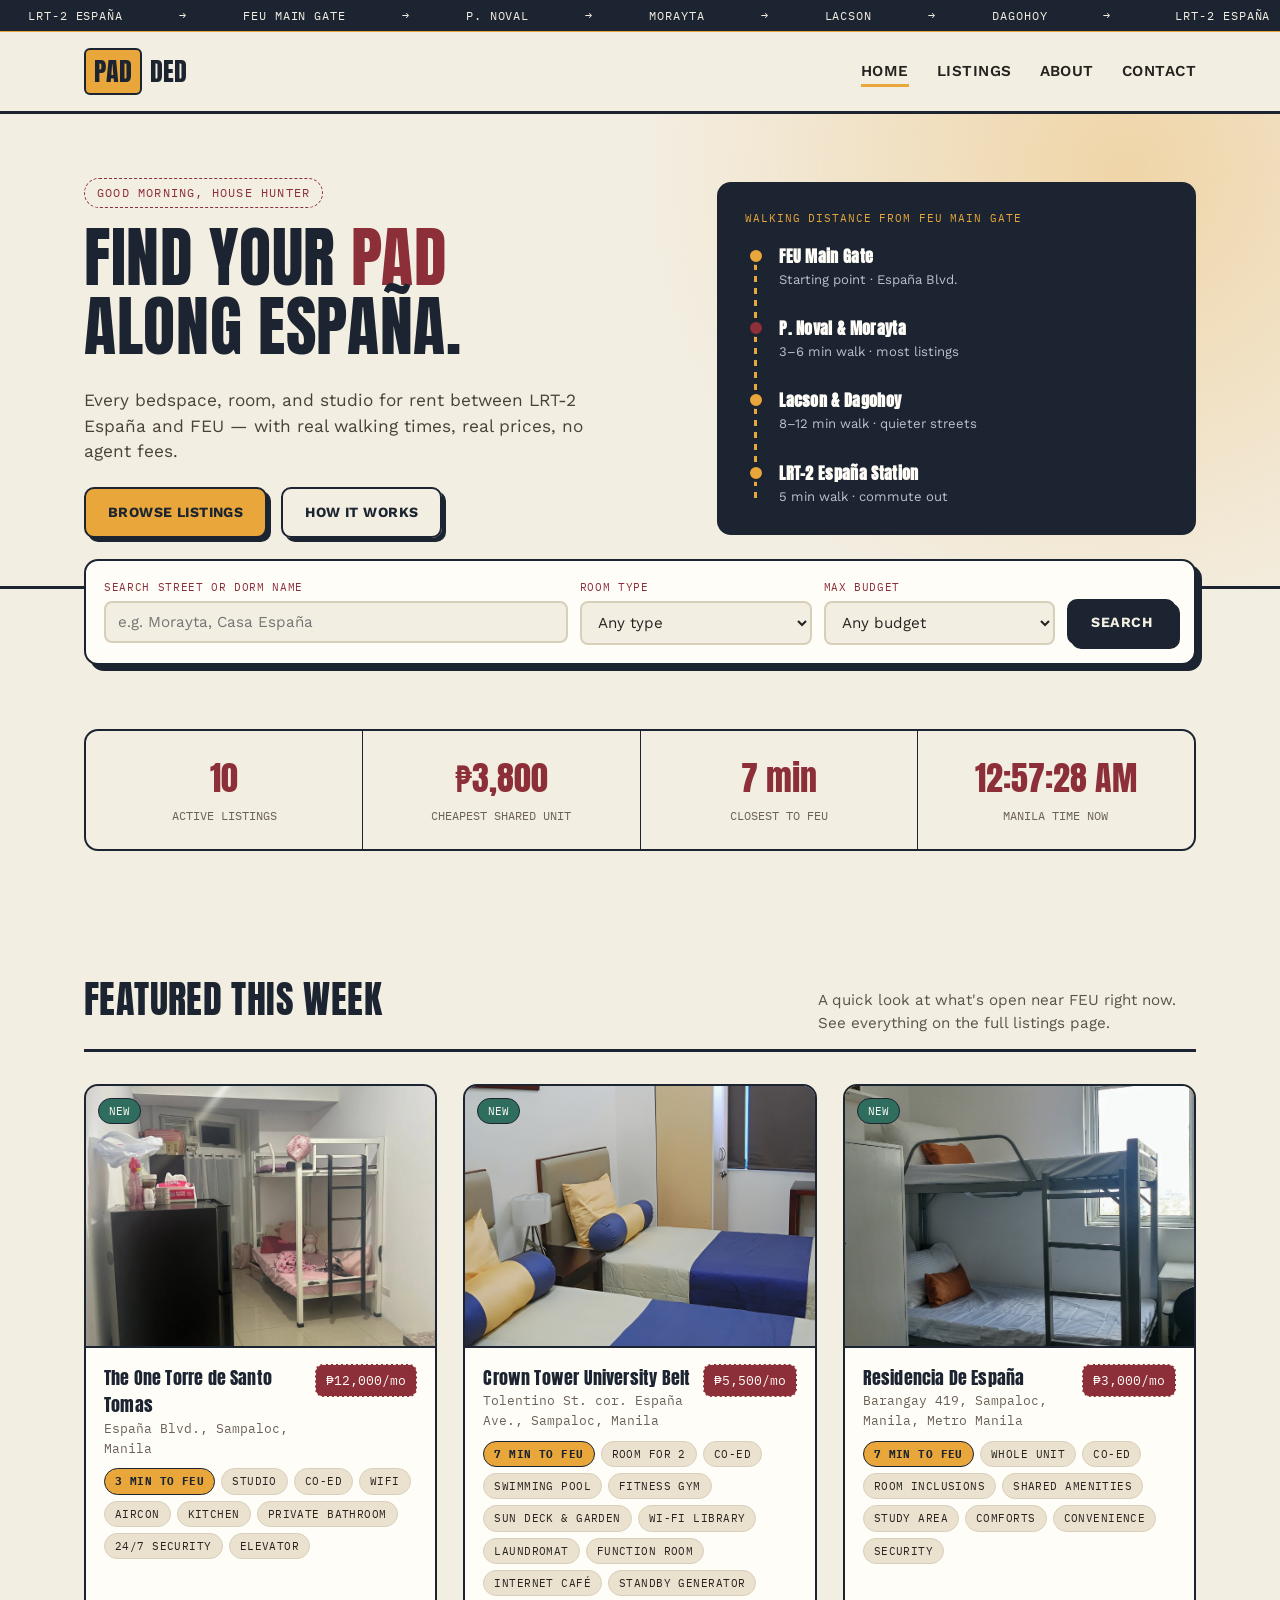
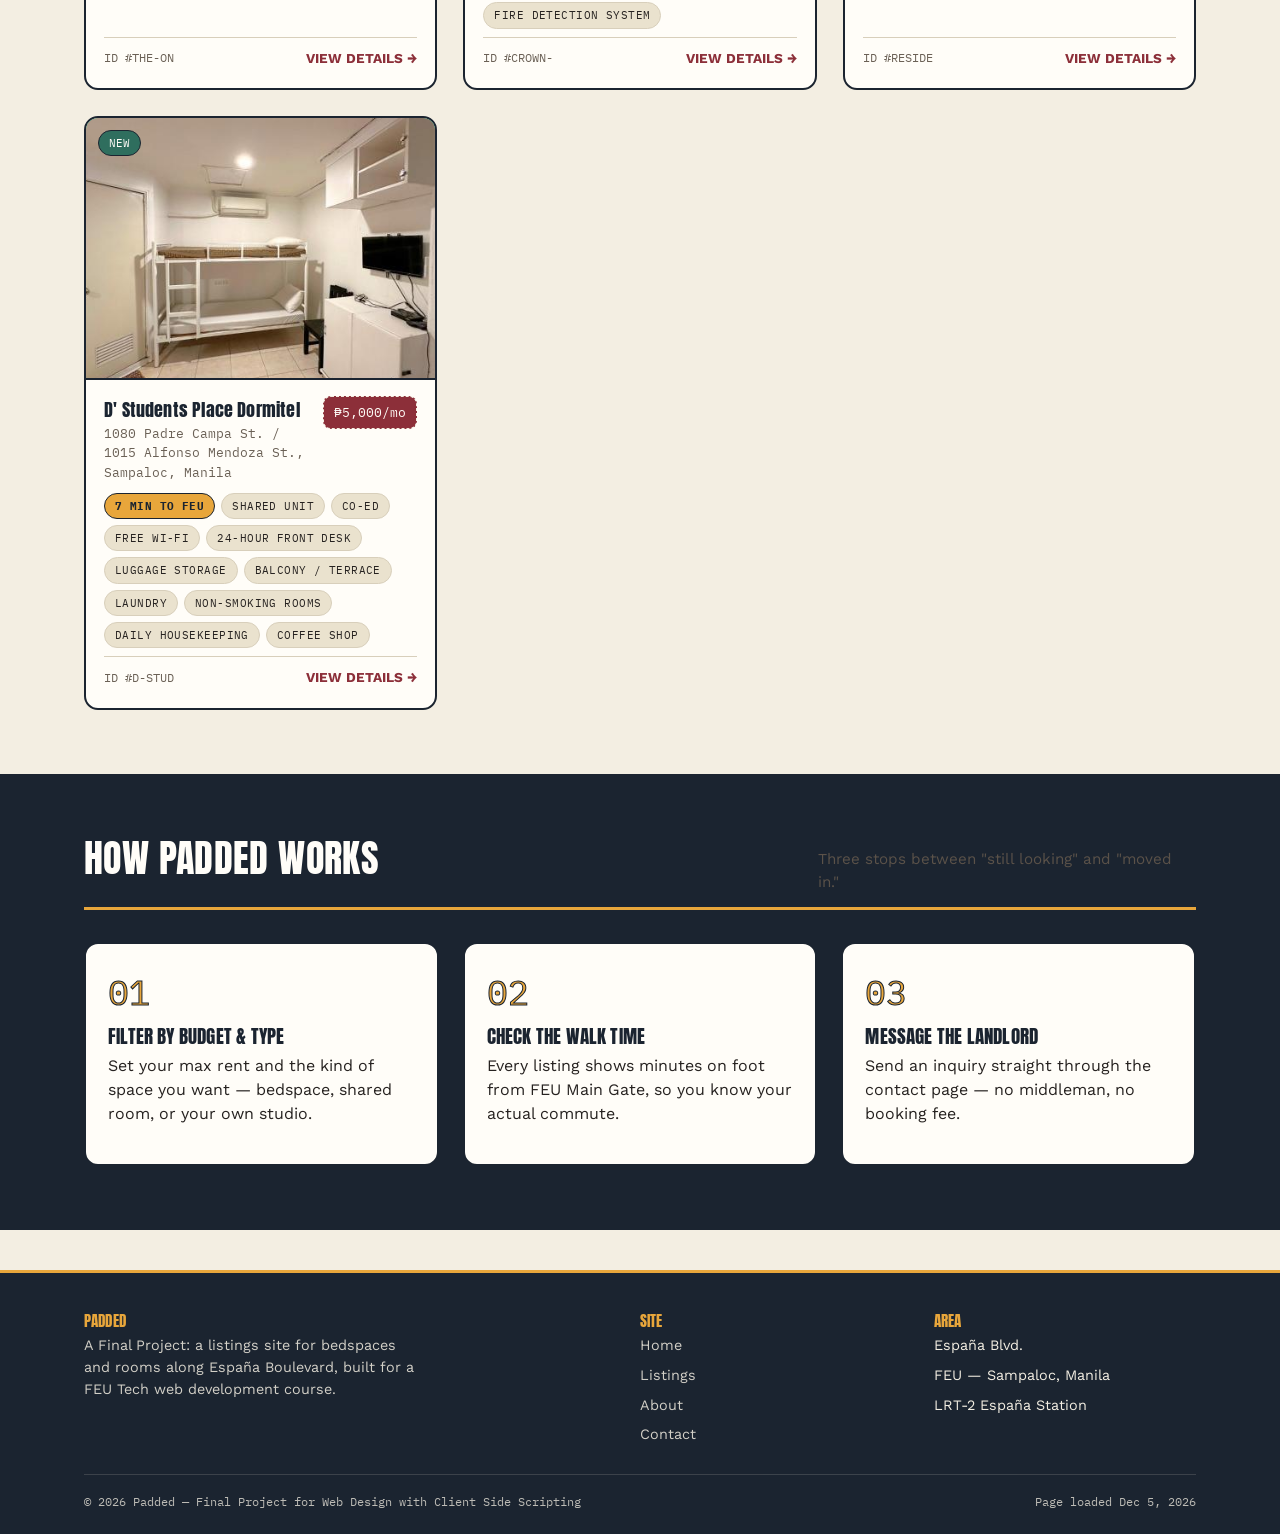
<file: index.html>
<!DOCTYPE html>
<html lang="en">
<head>
  <meta charset="UTF-8">
  <meta name="viewport" content="width=device-width, initial-scale=1.0">
  <title>Padded — Find Your Pad Along España Blvd</title>
  <meta name="description" content="Padded helps FEU and Manila-area students find bedspaces, rooms, and studio units for rent along España Boulevard — with real walking distances, prices, and amenities.">
  <meta name="keywords" content="dorm España, boarding house FEU, bedspace Manila, student housing España Blvd, dorm hunter">
  <link rel="preconnect" href="https://fonts.googleapis.com">
  <link href="https://fonts.googleapis.com/css2?family=Anton&family=IBM+Plex+Mono:wght@400;600&family=Work+Sans:wght@400;500;600;700&display=swap" rel="stylesheet">
  <link rel="stylesheet" href="css/style.css">
</head>
<body>

  <div class="route-strip" aria-hidden="true">
    <div class="route-strip__track">
      <span>LRT-2 ESPAÑA</span><span>→</span><span>FEU MAIN GATE</span><span>→</span><span>P. NOVAL</span><span>→</span><span>MORAYTA</span><span>→</span><span>LACSON</span><span>→</span><span>DAGOHOY</span><span>→</span>
      <span>LRT-2 ESPAÑA</span><span>→</span><span>FEU MAIN GATE</span><span>→</span><span>P. NOVAL</span><span>→</span><span>MORAYTA</span><span>→</span><span>LACSON</span><span>→</span><span>DAGOHOY</span><span>→</span>
    </div>
  </div>

  <header class="site-header">
    <nav class="nav">
      <a href="index.html" class="brand">
        <span class="brand__mark">PAD</span>DED
      </a>
      <button class="nav__toggle" id="navToggle" aria-expanded="false" aria-controls="navLinks" aria-label="Toggle navigation menu">
        <span></span><span></span><span></span>
      </button>
      <ul class="nav__links" id="navLinks">
        <li><a href="index.html" aria-current="page">Home</a></li>
        <li><a href="listings.html">Listings</a></li>
        <li><a href="about.html">About</a></li>
        <li><a href="contact.html">Contact</a></li>
      </ul>
    </nav>
  </header>

  <main>
    <section class="hero">
      <div class="container">
        <div class="hero__grid">
          <div>
            <span class="eyebrow" id="greeting">Good day, house hunter</span>
            <h1>Find your <em>pad</em><br>along España.</h1>
            <p class="lead">Every bedspace, room, and studio for rent between LRT-2 España and FEU — with real walking times, real prices, no agent fees.</p>
            <div class="hero__actions">
              <a href="listings.html" class="btn btn--primary">Browse listings</a>
              <a href="about.html" class="btn btn--outline">How it works</a>
            </div>
          </div>
          <div class="route-map">
            <span class="route-map__label">Walking distance from FEU Main Gate</span>
            <ul class="route-line">
              <li><strong>FEU Main Gate</strong><span>Starting point · España Blvd.</span></li>
              <li class="here"><strong>P. Noval &amp; Morayta</strong><span>3–6 min walk · most listings</span></li>
              <li><strong>Lacson &amp; Dagohoy</strong><span>8–12 min walk · quieter streets</span></li>
              <li><strong>LRT-2 España Station</strong><span>5 min walk · commute out</span></li>
            </ul>
          </div>
        </div>
      </div>
    </section>

    <div class="container">
      <form class="search-panel" id="homeSearch" action="listings.html" method="get">
        <div class="field">
          <label for="q">Search street or dorm name</label>
          <input type="text" id="q" name="q" placeholder="e.g. Morayta, Casa España">
        </div>
        <div class="field">
          <label for="type">Room type</label>
          <select id="type" name="type">
            <option value="">Any type</option>
            <option value="Shared Unit">Shared Unit</option>
              <option value="Bedspace">Bedspace</option>
            <option value="Room for 2">Room for 2</option>
            <option value="Studio">Studio</option>
            <option value="Whole Unit">Whole Unit</option>
          </select>
        </div>
        <div class="field">
          <label for="budget">Max budget</label>
          <select id="budget" name="budget">
            <option value="">Any budget</option>
            <option value="3000">₱3,000</option>
            <option value="5000">₱5,000</option>
            <option value="8000">₱8,000</option>
            <option value="15000">₱15,000</option>
          </select>
        </div>
        <button type="submit" class="btn btn--dark">Search</button>
      </form>
    </div>

    <section>
      <div class="container">
        <div class="stat-strip">
          <div class="stat-strip__item">
            <span class="stat-strip__num" id="statCount">10</span>
            <span class="stat-strip__label">Active listings</span>
          </div>
          <div class="stat-strip__item">
            <span class="stat-strip__num">₱3,800</span>
            <span class="stat-strip__label">Cheapest shared unit</span>
          </div>
          <div class="stat-strip__item">
            <span class="stat-strip__num">7 min</span>
            <span class="stat-strip__label">Closest to FEU</span>
          </div>
          <div class="stat-strip__item">
            <span class="stat-strip__num" id="statTime">--:--</span>
            <span class="stat-strip__label">Manila time now</span>
          </div>
        </div>
      </div>
    </section>

    <section id="featured">
      <div class="container">
        <div class="section-head">
          <h2>Featured this week</h2>
          <p>A quick look at what's open near FEU right now. See everything on the full listings page.</p>
        </div>
        <div class="listing-grid" id="featuredGrid"></div>
      </div>
    </section>

    <section class="section--dark">
      <div class="container">
        <div class="section-head">
          <h2>How Padded works</h2>
          <p>Three stops between "still looking" and "moved in."</p>
        </div>
        <div class="steps">
          <div class="step">
            <span class="step__num">01</span>
            <h3>Filter by budget &amp; type</h3>
            <p>Set your max rent and the kind of space you want — bedspace, shared room, or your own studio.</p>
          </div>
          <div class="step">
            <span class="step__num">02</span>
            <h3>Check the walk time</h3>
            <p>Every listing shows minutes on foot from FEU Main Gate, so you know your actual commute.</p>
          </div>
          <div class="step">
            <span class="step__num">03</span>
            <h3>Message the landlord</h3>
            <p>Send an inquiry straight through the contact page — no middleman, no booking fee.</p>
          </div>
        </div>
      </div>
    </section>
  </main>

  <footer class="site-footer">
    <div class="container">
      <div class="footer-grid">
        <div>
          <h4>Padded</h4>
          <p style="max-width:38ch;opacity:.85;font-size:.9rem;">A Final Project: a listings site for bedspaces and rooms along España Boulevard, built for a FEU Tech web development course.</p>
        </div>
        <div>
          <h4>Site</h4>
          <ul>
            <li><a href="index.html">Home</a></li>
            <li><a href="listings.html">Listings</a></li>
            <li><a href="about.html">About</a></li>
            <li><a href="contact.html">Contact</a></li>
          </ul>
        </div>
        <div>
          <h4>Area</h4>
          <ul>
            <li>España Blvd.</li>
            <li>FEU — Sampaloc, Manila</li>
            <li>LRT-2 España Station</li>
          </ul>
        </div>
      </div>
      <div class="footer-bottom">
        <span>© 2026 Padded — Final Project for Web Design with Client Side Scripting</span>
        <span id="footerTime"></span>
      </div>
    </div>
  </footer>

  <script src="js/listings-data.js"></script>
  <script src="js/main.js"></script>
</body>
</html>
</file>
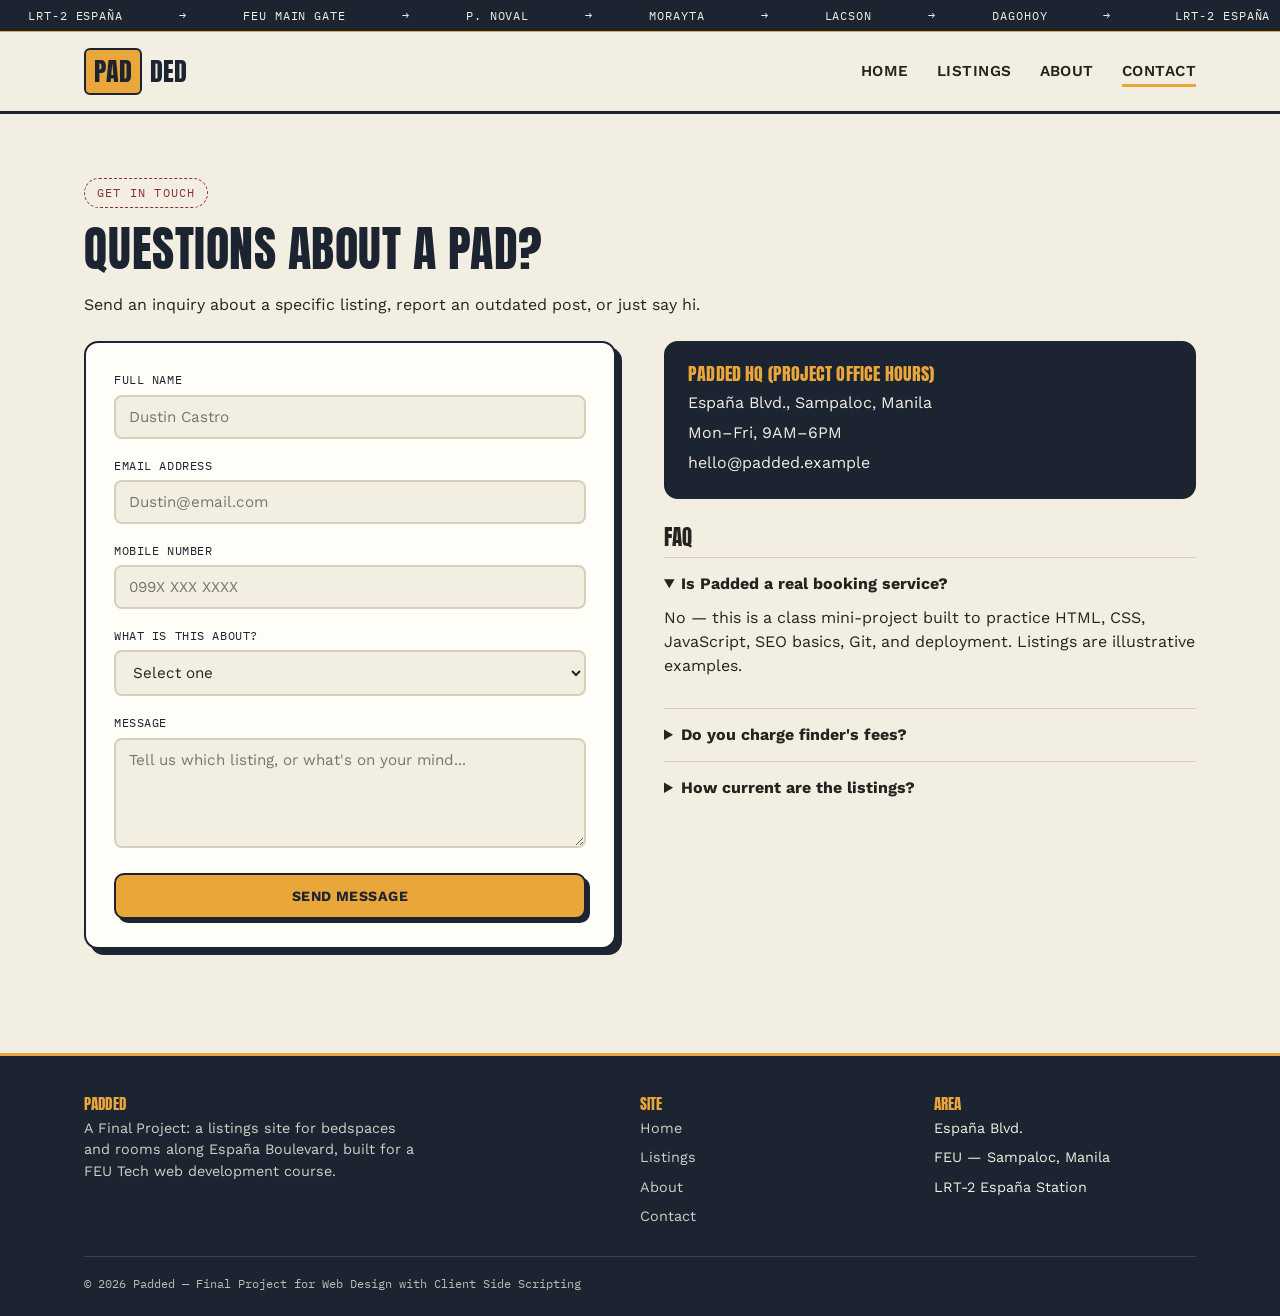
<file: contact.html>
<!DOCTYPE html>
<html lang="en">
<head>
  <meta charset="UTF-8">
  <meta name="viewport" content="width=device-width, initial-scale=1.0">
  <title>Contact — Padded | Ask About a Listing on España Blvd</title>
  <meta name="description" content="Get in touch with Padded about a listing along España Boulevard, or send feedback on the site. Includes inquiry form and frequently asked questions.">
  <link rel="preconnect" href="https://fonts.googleapis.com">
  <link href="https://fonts.googleapis.com/css2?family=Anton&family=IBM+Plex+Mono:wght@400;600&family=Work+Sans:wght@400;500;600;700&display=swap" rel="stylesheet">
  <link rel="stylesheet" href="css/style.css">
</head>
<body>

  <div class="route-strip" aria-hidden="true">
    <div class="route-strip__track">
      <span>LRT-2 ESPAÑA</span><span>→</span><span>FEU MAIN GATE</span><span>→</span><span>P. NOVAL</span><span>→</span><span>MORAYTA</span><span>→</span><span>LACSON</span><span>→</span><span>DAGOHOY</span><span>→</span>
      <span>LRT-2 ESPAÑA</span><span>→</span><span>FEU MAIN GATE</span><span>→</span><span>P. NOVAL</span><span>→</span><span>MORAYTA</span><span>→</span><span>LACSON</span><span>→</span><span>DAGOHOY</span><span>→</span>
    </div>
  </div>

  <header class="site-header">
    <nav class="nav">
      <a href="index.html" class="brand"><span class="brand__mark">PAD</span>DED</a>
      <button class="nav__toggle" id="navToggle" aria-expanded="false" aria-controls="navLinks" aria-label="Toggle navigation menu">
        <span></span><span></span><span></span>
      </button>
      <ul class="nav__links" id="navLinks">
        <li><a href="index.html">Home</a></li>
        <li><a href="listings.html">Listings</a></li>
        <li><a href="about.html">About</a></li>
        <li><a href="contact.html" aria-current="page">Contact</a></li>
      </ul>
    </nav>
  </header>

  <main>
    <section style="padding-bottom:24px;">
      <div class="container">
        <span class="eyebrow">Get in touch</span>
        <h1 style="font-size:clamp(2rem,4.5vw,3rem);color:var(--ink);">Questions about a pad?</h1>
        <p class="lead" style="margin-bottom:0;">Send an inquiry about a specific listing, report an outdated post, or just say hi.</p>
      </div>
    </section>

    <section style="padding-top:0;">
      <div class="container">
        <div class="contact-grid">
          <div class="form-card">
            <form id="contactForm" novalidate>
              <div class="form-row">
                <label for="fullName">Full name</label>
                <input type="text" id="fullName" name="fullName" placeholder="Dustin Castro" autocomplete="name">
                <span class="error" id="err-fullName">Please enter your full name (at least 2 characters).</span>
              </div>

              <div class="form-row">
                <label for="email">Email address</label>
                <input type="email" id="email" name="email" placeholder="Dustin@email.com" autocomplete="email">
                <span class="error" id="err-email">Please enter a valid email address.</span>
              </div>

              <div class="form-row">
                <label for="phone">Mobile number</label>
                <input type="tel" id="phone" name="phone" placeholder="099X XXX XXXX" autocomplete="tel">
                <span class="error" id="err-phone">Please enter a valid PH mobile number (11 digits, starts with 09).</span>
              </div>

              <div class="form-row">
                <label for="topic">What is this about?</label>
                <select id="topic" name="topic">
                  <option value="">Select one</option>
                  <option value="listing">A specific listing</option>
                  <option value="report">Reporting outdated info</option>
                  <option value="landlord">I want to list my property</option>
                  <option value="other">Something else</option>
                </select>
                <span class="error" id="err-topic">Please choose a topic.</span>
              </div>

              <div class="form-row">
                <label for="message">Message</label>
                <textarea id="message" name="message" placeholder="Tell us which listing, or what's on your mind..."></textarea>
                <span class="error" id="err-message">Message should be at least 10 characters.</span>
              </div>

              <button type="submit" class="btn btn--primary" style="width:100%;justify-content:center;">Send message</button>
              <div id="formStatus" role="status" aria-live="polite"></div>
            </form>
          </div>

          <div>
            <div class="info-card">
              <h3>Padded HQ (project office hours)</h3>
              <p style="margin-bottom:6px;">España Blvd., Sampaloc, Manila</p>
              <p style="margin-bottom:6px;">Mon–Fri, 9AM–6PM</p>
              <p style="margin-bottom:0;">hello@padded.example</p>
            </div>

            <h2 style="font-size:1.3rem;margin-top:28px;">FAQ</h2>
            <details class="faq" open>
              <summary>Is Padded a real booking service?</summary>
              <p style="margin-top:10px;">No — this is a class mini-project built to practice HTML, CSS, JavaScript, SEO basics, Git, and deployment. Listings are illustrative examples.</p>
            </details>
            <details class="faq">
              <summary>Do you charge finder's fees?</summary>
              <p style="margin-top:10px;">In concept, no. Padded is meant to connect renters and landlords directly without a commission.</p>
            </details>
            <details class="faq">
              <summary>How current are the listings?</summary>
              <p style="margin-top:10px;">In a real version, listings would refresh weekly. For this project, the dataset is fixed sample data.</p>
            </details>
          </div>
        </div>
      </div>
    </section>
  </main>

  <footer class="site-footer">
    <div class="container">
      <div class="footer-grid">
        <div>
          <h4>Padded</h4>
          <p style="max-width:38ch;opacity:.85;font-size:.9rem;">A Final Project: a listings site for bedspaces and rooms along España Boulevard, built for a FEU Tech web development course.</p>
        </div>
        <div>
          <h4>Site</h4>
          <ul>
            <li><a href="index.html">Home</a></li>
            <li><a href="listings.html">Listings</a></li>
            <li><a href="about.html">About</a></li>
            <li><a href="contact.html">Contact</a></li>
          </ul>
        </div>
        <div>
          <h4>Area</h4>
          <ul>
            <li>España Blvd.</li>
            <li>FEU — Sampaloc, Manila</li>
            <li>LRT-2 España Station</li>
          </ul>
        </div>
      </div>
      <div class="footer-bottom">
        <span>© 2026 Padded — Final Project for Web Design with Client Side Scripting</span>
      </div>
    </div>
  </footer>

  <script src="js/main.js"></script>
  <script src="js/contact.js"></script>
</body>
</html>
</file>
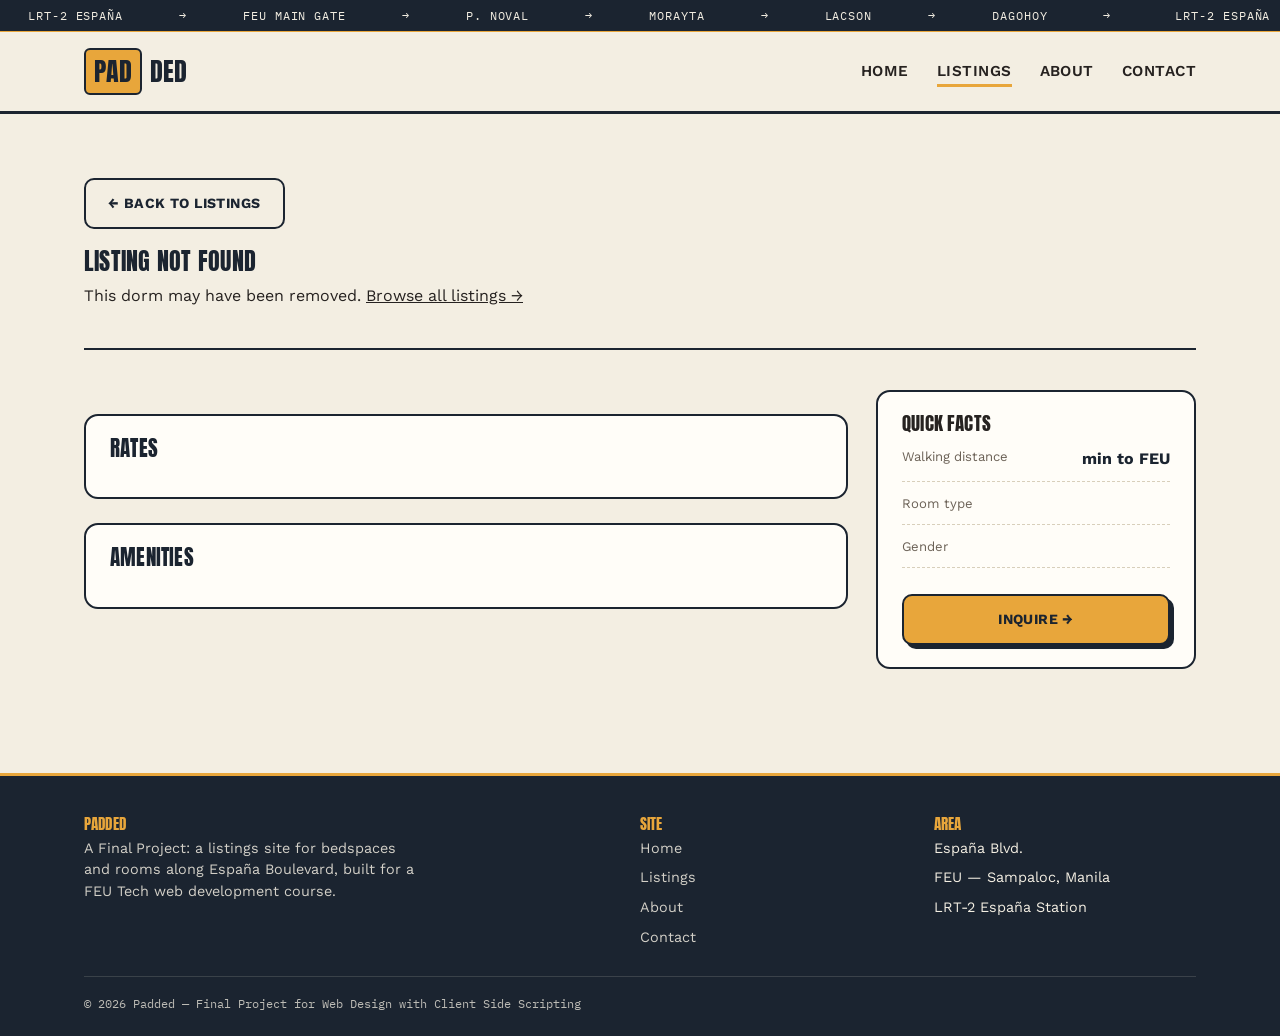
<file: details.html>
<!DOCTYPE html>
<html lang="en">
<head>
  <meta charset="UTF-8">
  <meta name="viewport" content="width=device-width, initial-scale=1.0">
  <title id="pageTitle">Dorm Details — Padded</title>
  <meta name="description" content="Full details, rates, and amenities for this dorm listing near FEU, España Blvd., Manila.">
  <link rel="preconnect" href="https://fonts.googleapis.com">
  <link href="https://fonts.googleapis.com/css2?family=Anton&family=IBM+Plex+Mono:wght@400;600&family=Work+Sans:wght@400;500;600;700&display=swap" rel="stylesheet">
  <link rel="stylesheet" href="css/style.css?v=2">
</head>
<body>

  <div class="route-strip" aria-hidden="true">
    <div class="route-strip__track">
      <span>LRT-2 ESPAÑA</span><span>→</span><span>FEU MAIN GATE</span><span>→</span><span>P. NOVAL</span><span>→</span><span>MORAYTA</span><span>→</span><span>LACSON</span><span>→</span><span>DAGOHOY</span><span>→</span>
      <span>LRT-2 ESPAÑA</span><span>→</span><span>FEU MAIN GATE</span><span>→</span><span>P. NOVAL</span><span>→</span><span>MORAYTA</span><span>→</span><span>LACSON</span><span>→</span><span>DAGOHOY</span><span>→</span>
    </div>
  </div>

  <header class="site-header">
    <nav class="nav">
      <a href="index.html" class="brand"><span class="brand__mark">PAD</span>DED</a>
      <button class="nav__toggle" id="navToggle" aria-expanded="false" aria-controls="navLinks" aria-label="Toggle navigation menu">
        <span></span><span></span><span></span>
      </button>
      <ul class="nav__links" id="navLinks">
        <li><a href="index.html">Home</a></li>
        <li><a href="listings.html" aria-current="page">Listings</a></li>
        <li><a href="about.html">About</a></li>
        <li><a href="contact.html">Contact</a></li>
      </ul>
    </nav>
  </header>

  <main>
    <section style="padding-bottom:12px;">
      <div class="container">
        <a href="listings.html" class="btn btn--outline" style="margin-bottom:20px;box-shadow:none;">← Back to listings</a>

        <div class="detail-header">
          <div>
            <span class="eyebrow" id="dormType">Listing</span>
            <h1 id="dormName" style="font-size:clamp(1.8rem,4vw,2.6rem);color:var(--ink);">Loading…</h1>
            <p class="card__street" id="street" style="font-size:.95rem;"></p>
          </div>
          <div class="chip-row" id="dormBadges"></div>
        </div>
      </div>
    </section>

    <section style="padding-top:0;">
      <div class="container detail-grid">

        <div class="detail-main">
          <div id="gallery" class="detail-gallery"></div>

          <div class="detail-card">
            <h2>Rates</h2>
            <div id="price" class="rates-grid"></div>
          </div>

          <div class="detail-card">
            <h2>Amenities</h2>
            <ul id="amenities" class="amenities-grid"></ul>
          </div>
        </div>

        <aside class="detail-side">
          <div class="detail-card detail-card--sticky">
            <h3 style="margin-bottom:14px;">Quick facts</h3>
            <dl class="fact-list">
              <div><dt>Walking distance</dt><dd><span id="walk"></span> min to FEU</dd></div>
              <div><dt>Room type</dt><dd id="type"></dd></div>
              <div><dt>Gender</dt><dd id="gender"></dd></div>
            </dl>
            <a href="contact.html" class="btn btn--primary" style="width:100%;justify-content:center;margin-top:8px;">Inquire →</a>
          </div>
        </aside>

      </div>
    </section>
  </main>

  <footer class="site-footer">
    <div class="container">
      <div class="footer-grid">
        <div>
          <h4>Padded</h4>
          <p style="max-width:38ch;opacity:.85;font-size:.9rem;">A Final Project: a listings site for bedspaces and rooms along España Boulevard, built for a FEU Tech web development course.</p>
        </div>
        <div>
          <h4>Site</h4>
          <ul>
            <li><a href="index.html">Home</a></li>
            <li><a href="listings.html">Listings</a></li>
            <li><a href="about.html">About</a></li>
            <li><a href="contact.html">Contact</a></li>
          </ul>
        </div>
        <div>
          <h4>Area</h4>
          <ul>
            <li>España Blvd.</li>
            <li>FEU — Sampaloc, Manila</li>
            <li>LRT-2 España Station</li>
          </ul>
        </div>
      </div>
      <div class="footer-bottom">
        <span>© 2026 Padded — Final Project for Web Design with Client Side Scripting</span>
      </div>
    </div>
  </footer>

  <script src="js/listings-data.js"></script>
  <script src="js/main.js"></script>
  <script src="js/details.js"></script>
</body>
</html>
</file>
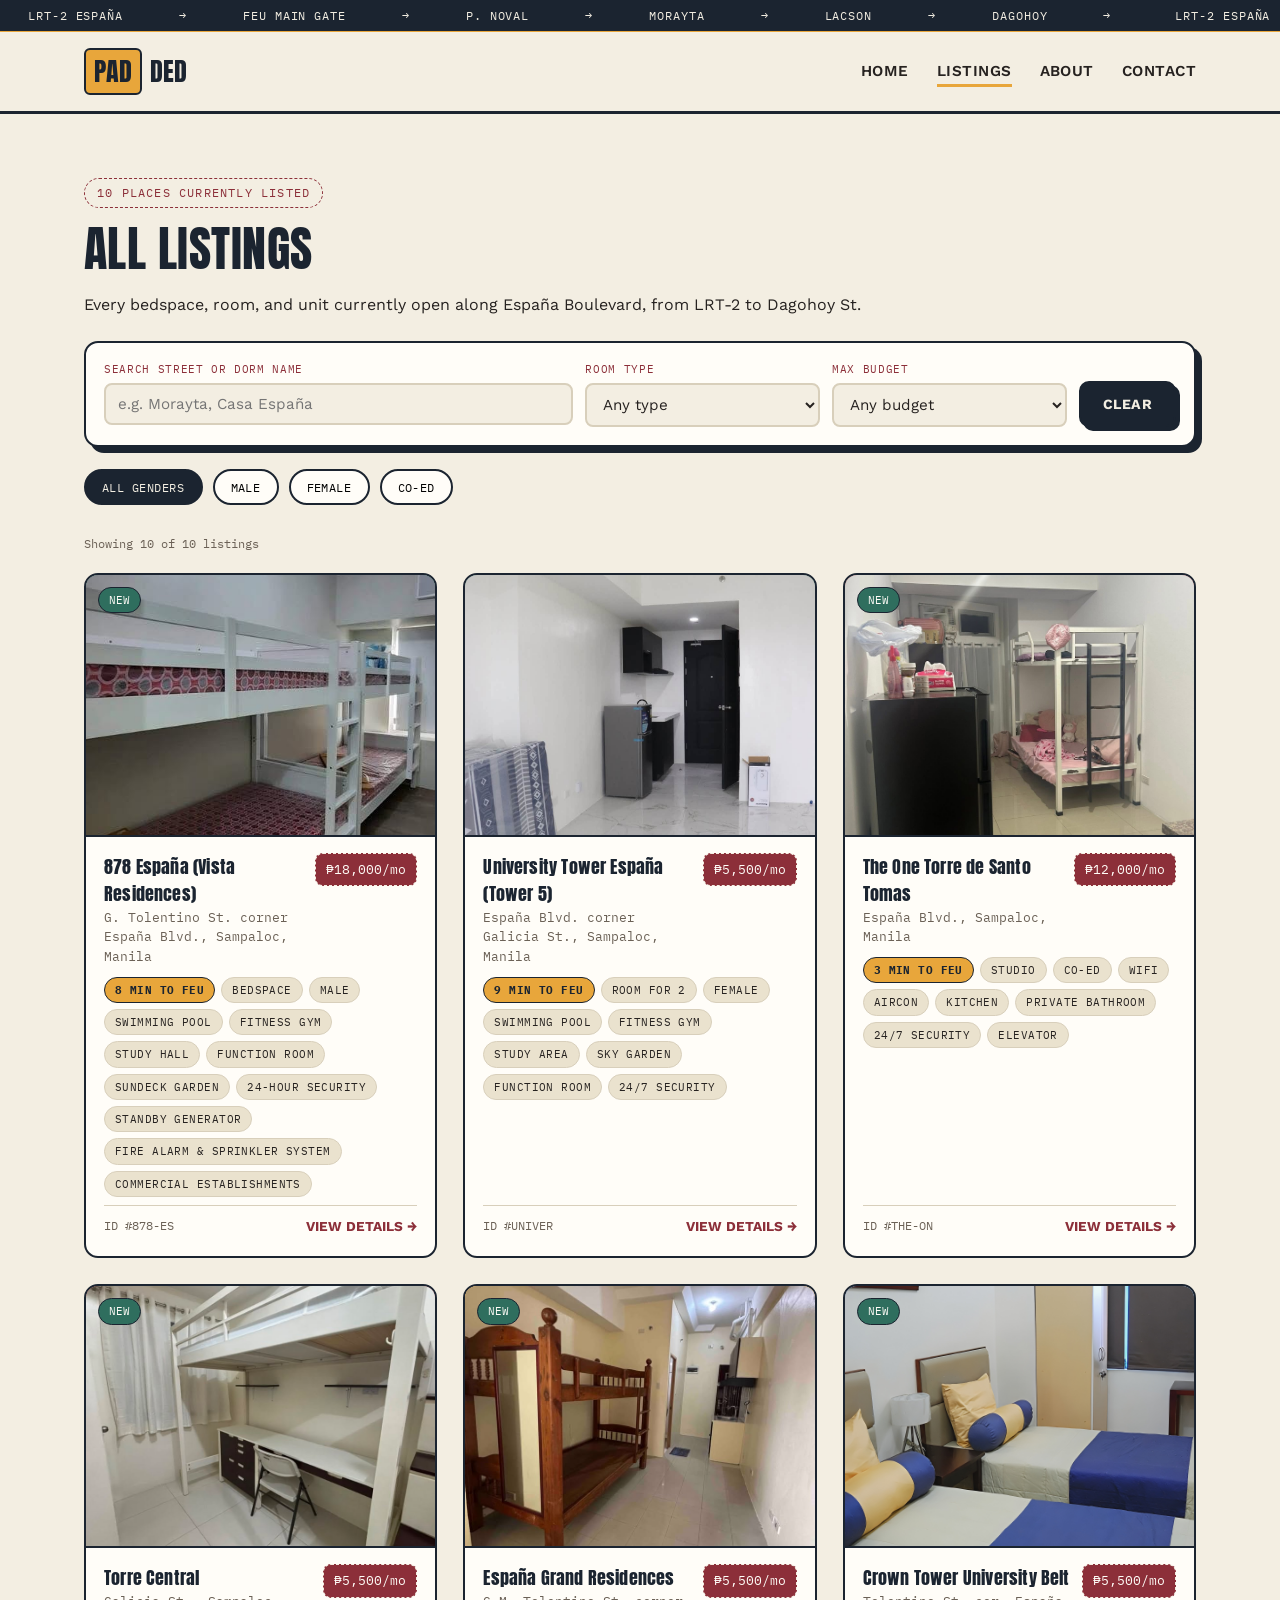
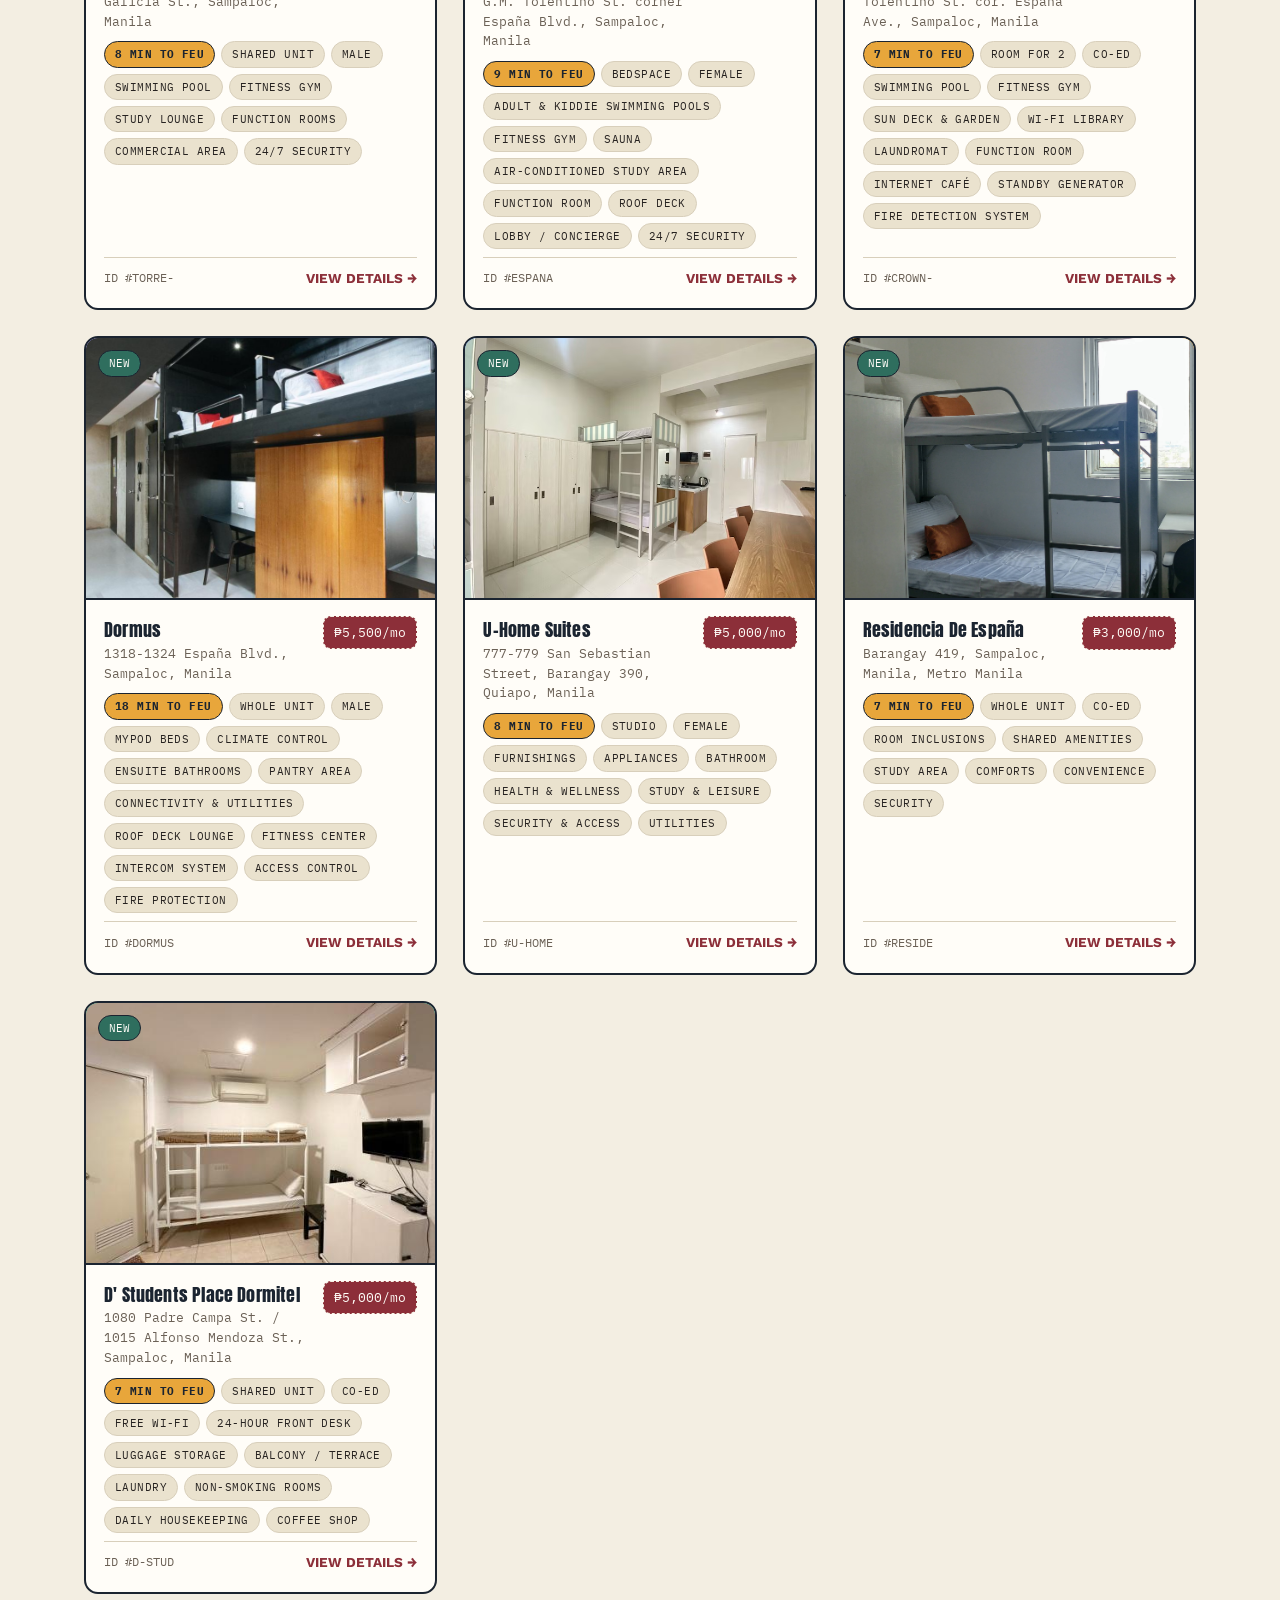
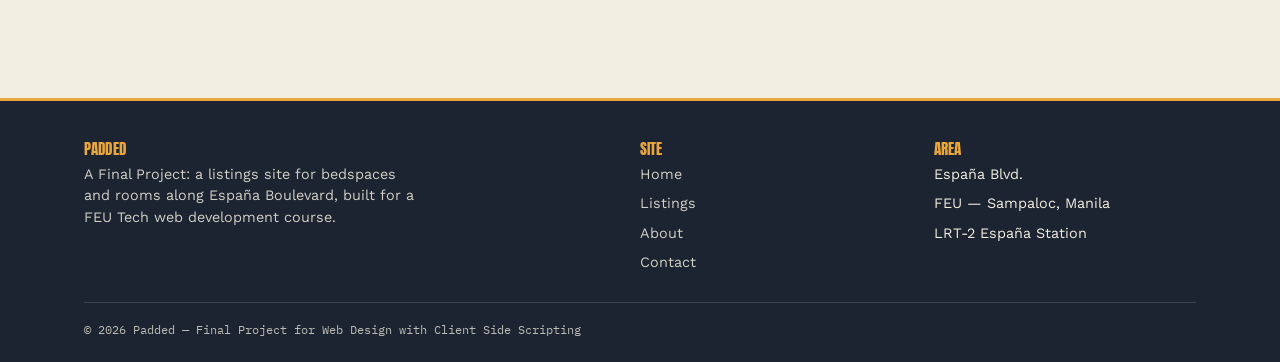
<file: listings.html>
<!DOCTYPE html>
<html lang="en">
<head>
  <meta charset="UTF-8">
  <meta name="viewport" content="width=device-width, initial-scale=1.0">
  <title>Listings — Padded | Dorms &amp; Bedspaces Along España Blvd</title>
  <meta name="description" content="Browse every bedspace, shared room, studio, and whole unit for rent along España Boulevard near FEU — filter by type, budget, and walking distance.">
  <link rel="preconnect" href="https://fonts.googleapis.com">
  <link href="https://fonts.googleapis.com/css2?family=Anton&family=IBM+Plex+Mono:wght@400;600&family=Work+Sans:wght@400;500;600;700&display=swap" rel="stylesheet">
  <link rel="stylesheet" href="css/style.css">
</head>
<body>

  <div class="route-strip" aria-hidden="true">
    <div class="route-strip__track">
      <span>LRT-2 ESPAÑA</span><span>→</span><span>FEU MAIN GATE</span><span>→</span><span>P. NOVAL</span><span>→</span><span>MORAYTA</span><span>→</span><span>LACSON</span><span>→</span><span>DAGOHOY</span><span>→</span>
      <span>LRT-2 ESPAÑA</span><span>→</span><span>FEU MAIN GATE</span><span>→</span><span>P. NOVAL</span><span>→</span><span>MORAYTA</span><span>→</span><span>LACSON</span><span>→</span><span>DAGOHOY</span><span>→</span>
    </div>
  </div>

  <header class="site-header">
    <nav class="nav">
      <a href="index.html" class="brand"><span class="brand__mark">PAD</span>DED</a>
      <button class="nav__toggle" id="navToggle" aria-expanded="false" aria-controls="navLinks" aria-label="Toggle navigation menu">
        <span></span><span></span><span></span>
      </button>
      <ul class="nav__links" id="navLinks">
        <li><a href="index.html">Home</a></li>
        <li><a href="listings.html" aria-current="page">Listings</a></li>
        <li><a href="about.html">About</a></li>
        <li><a href="contact.html">Contact</a></li>
      </ul>
    </nav>
  </header>

  <main>
    <section style="padding-bottom:24px;">
      <div class="container">
        <span class="eyebrow">10 places currently listed</span>
        <h1 style="font-size:clamp(2rem,4.5vw,3rem);color:var(--ink);">All listings</h1>
        <p class="lead" style="margin-bottom:0;">Every bedspace, room, and unit currently open along España Boulevard, from LRT-2 to Dagohoy St.</p>
      </div>
    </section>

    <section style="padding-top:0;">
      <div class="container">
        <form class="search-panel" id="listingSearch" style="margin-top:0;">
          <div class="field">
            <label for="q">Search street or dorm name</label>
            <input type="text" id="q" name="q" placeholder="e.g. Morayta, Casa España">
          </div>
          <div class="field">
            <label for="type">Room type</label>
            <select id="type" name="type">
              <option value="">Any type</option>
              <option value="Shared Unit">Shared Unit</option>
              <option value="Bedspace">Bedspace</option>
              <option value="Room for 2">Room for 2</option>
              <option value="Studio">Studio</option>
              <option value="Whole Unit">Whole Unit</option>
            </select>
          </div>
          <div class="field">
            <label for="budget">Max budget</label>
            <select id="budget" name="budget">
              <option value="">Any budget</option>
              <option value="3000">₱3,000</option>
              <option value="5000">₱5,000</option>
              <option value="8000">₱8,000</option>
              <option value="15000">₱15,000</option>
            </select>
          </div>
          <button type="button" class="btn btn--dark" id="clearFilters">Clear</button>
        </form>

        <div class="filter-bar" id="genderFilters" style="margin-top:22px;">
          <button class="filter-btn is-active" data-gender="all">All genders</button>
          <button class="filter-btn" data-gender="Male">Male</button>
          <button class="filter-btn" data-gender="Female">Female</button>
          <button class="filter-btn" data-gender="Co-ed">Co-ed</button>
        </div>

        <p class="tally" id="resultsTally" style="margin-bottom:20px;">Showing 10 of 10 listings</p>

        <div class="listing-grid" id="listingGrid"></div>
        <div class="results-empty" id="emptyState" style="display:none;">
          No listings match those filters yet — try widening your budget or clearing a filter.
        </div>
      </div>
    </section>
  </main>

  <footer class="site-footer">
    <div class="container">
      <div class="footer-grid">
        <div>
          <h4>Padded</h4>
          <p style="max-width:38ch;opacity:.85;font-size:.9rem;">A Final Project: a listings site for bedspaces and rooms along España Boulevard, built for a FEU Tech web development course.</p>
        </div>
        <div>
          <h4>Site</h4>
          <ul>
            <li><a href="index.html">Home</a></li>
            <li><a href="listings.html">Listings</a></li>
            <li><a href="about.html">About</a></li>
            <li><a href="contact.html">Contact</a></li>
          </ul>
        </div>
        <div>
          <h4>Area</h4>
          <ul>
            <li>España Blvd.</li>
            <li>FEU — Sampaloc, Manila</li>
            <li>LRT-2 España Station</li>
          </ul>
        </div>
      </div>
      <div class="footer-bottom">
        <span>© 2026 Padded — Final Project for Web Design with Client Side Scripting</span>
      </div>
    </div>
  </footer>

  <script src="js/listings-data.js"></script>
  <script src="js/main.js"></script>
  <script src="js/listings.js"></script>
</body>
</html>
</file>
<file: css/style.css>
/* =========================================================
   PADDED — dorm hunting along España Blvd
   Design tokens
   ========================================================= */
:root{
  --ink:#1B2430;
  --paper:#F3EEE2;
  --paper-2:#EAE2CE;
  --amber:#E8A63B;
  --maroon:#8C2F39;
  --teak:#2F6E5E;
  --charcoal:#262220;
  --line:#D8CFBB;
  --white:#FFFDF8;

  --font-display:'Anton', sans-serif;
  --font-body:'Work Sans', sans-serif;
  --font-mono:'IBM Plex Mono', monospace;

  --radius:14px;
  --max:1160px;
}

*,*::before,*::after{box-sizing:border-box;}
html{scroll-behavior:smooth;}
body{
  margin:0;
  font-family:var(--font-body);
  color:var(--charcoal);
  background:var(--paper);
  line-height:1.5;
  -webkit-font-smoothing:antialiased;
}
img{max-width:100%;display:block;}
a{color:inherit;}
h1,h2,h3,h4{
  font-family:var(--font-display);
  font-weight:400;
  letter-spacing:0.01em;
  line-height:1.05;
  margin:0 0 .4em 0;
  text-transform:uppercase;
}
p{margin:0 0 1em 0;}
.container{max-width:var(--max);margin:0 auto;padding:0 24px;}
:focus-visible{outline:3px solid var(--maroon);outline-offset:2px;}

@media (prefers-reduced-motion: reduce){
  *{animation-duration:0.01ms !important;transition-duration:0.01ms !important;}
}

/* =========================================================
   Top ticker strip — signature "route line" motif
   ========================================================= */
.route-strip{
  background:var(--ink);
  color:var(--paper);
  font-family:var(--font-mono);
  font-size:.72rem;
  letter-spacing:.08em;
  text-transform:uppercase;
  overflow:hidden;
  white-space:nowrap;
  border-bottom:1px solid var(--amber);
}
.route-strip__track{
  display:inline-block;
  padding:7px 0;
  animation:scroll-left 26s linear infinite;
}
.route-strip__track span{margin:0 28px;}
@keyframes scroll-left{
  from{transform:translateX(0);}
  to{transform:translateX(-50%);}
}

/* =========================================================
   Header / Nav
   ========================================================= */
.site-header{
  background:var(--paper);
  border-bottom:3px solid var(--ink);
  position:sticky;top:0;z-index:50;
}
.nav{
  display:flex;
  align-items:center;
  justify-content:space-between;
  padding:16px 24px;
  max-width:var(--max);
  margin:0 auto;
}
.brand{
  display:flex;
  align-items:baseline;
  gap:8px;
  font-family:var(--font-display);
  font-size:1.6rem;
  text-decoration:none;
  color:var(--ink);
}
.brand__mark{
  background:var(--amber);
  color:var(--ink);
  padding:2px 8px;
  border-radius:6px;
  border:2px solid var(--ink);
}
.brand__tag{
  font-family:var(--font-mono);
  font-size:.65rem;
  text-transform:uppercase;
  color:var(--maroon);
  letter-spacing:.08em;
}
.nav__links{
  display:flex;
  gap:28px;
  list-style:none;
  margin:0;padding:0;
  font-weight:600;
  font-size:.95rem;
  text-transform:uppercase;
  letter-spacing:.03em;
}
.nav__links a{
  text-decoration:none;
  padding-bottom:4px;
  border-bottom:3px solid transparent;
}
.nav__links a:hover,
.nav__links a[aria-current="page"]{
  border-bottom-color:var(--amber);
}
.nav__toggle{
  display:none;
  flex-direction:column;
  gap:5px;
  background:none;
  border:2px solid var(--ink);
  border-radius:8px;
  padding:9px 11px;
  cursor:pointer;
}
.nav__toggle span{
  width:22px;height:2px;background:var(--ink);display:block;
}
@media (max-width:820px){
  .nav__toggle{display:flex;}
  .nav__links{
    position:absolute;
    top:100%;left:0;right:0;
    background:var(--paper);
    flex-direction:column;
    gap:0;
    border-bottom:3px solid var(--ink);
    max-height:0;
    overflow:hidden;
    transition:max-height .25s ease;
  }
  .nav__links.is-open{max-height:320px;}
  .nav__links li{border-top:1px solid var(--line);}
  .nav__links a{display:block;padding:14px 24px;border-bottom:none;}
}

/* =========================================================
   Buttons
   ========================================================= */
.btn{
  display:inline-flex;
  align-items:center;
  gap:8px;
  font-family:var(--font-body);
  font-weight:700;
  text-transform:uppercase;
  letter-spacing:.03em;
  font-size:.88rem;
  padding:13px 22px;
  border-radius:10px;
  border:2px solid var(--ink);
  text-decoration:none;
  cursor:pointer;
  transition:transform .12s ease, box-shadow .12s ease;
  box-shadow:4px 4px 0 var(--ink);
}
.btn:hover{transform:translate(-2px,-2px);box-shadow:6px 6px 0 var(--ink);}
.btn:active{transform:translate(0,0);box-shadow:2px 2px 0 var(--ink);}
.btn--primary{background:var(--amber);color:var(--ink);}
.btn--dark{background:var(--ink);color:var(--paper);}
.btn--outline{background:transparent;color:var(--ink);}
.btn--maroon{background:var(--maroon);color:var(--white);border-color:var(--ink);}

/* =========================================================
   Hero
   ========================================================= */
.hero{
  padding:64px 0 48px;
  border-bottom:3px solid var(--ink);
  background:
    radial-gradient(circle at 88% 12%, rgba(232,166,59,.35), transparent 40%),
    var(--paper);
}
.hero__grid{
  display:grid;
  grid-template-columns:1.1fr .9fr;
  gap:48px;
  align-items:center;
}
@media (max-width:900px){.hero__grid{grid-template-columns:1fr;}}
.eyebrow{
  font-family:var(--font-mono);
  text-transform:uppercase;
  letter-spacing:.1em;
  font-size:.75rem;
  color:var(--maroon);
  display:inline-block;
  border:1px dashed var(--maroon);
  border-radius:20px;
  padding:5px 12px;
  margin-bottom:16px;
}
.hero h1{font-size:clamp(2.4rem,5.5vw,4.1rem);color:var(--ink);}
.hero h1 em{font-style:normal;color:var(--maroon);}
.hero p.lead{font-size:1.08rem;max-width:46ch;color:#4a423a;}
.hero__actions{display:flex;gap:14px;flex-wrap:wrap;margin-top:22px;}

/* Route map signature illustration */
.route-map{
  background:var(--ink);
  border-radius:var(--radius);
  padding:28px;
  color:var(--paper);
  position:relative;
  overflow:hidden;
}
.route-map__label{
  font-family:var(--font-mono);
  font-size:.7rem;
  text-transform:uppercase;
  letter-spacing:.08em;
  color:var(--amber);
  margin-bottom:18px;
  display:block;
}
.route-line{list-style:none;margin:0;padding:0;position:relative;}
.route-line::before{
  content:"";
  position:absolute;left:9px;top:8px;bottom:8px;
  width:3px;background:repeating-linear-gradient(to bottom,var(--amber) 0 6px,transparent 6px 12px);
}
.route-line li{
  position:relative;
  padding:0 0 26px 34px;
  font-size:.92rem;
}
.route-line li:last-child{padding-bottom:0;}
.route-line li::before{
  content:"";
  position:absolute;left:2px;top:3px;
  width:18px;height:18px;
  background:var(--amber);
  border:3px solid var(--ink);
  border-radius:50%;
}
.route-line li strong{display:block;font-family:var(--font-display);font-size:1rem;letter-spacing:.02em;color:var(--white);}
.route-line li span{color:#B9C0CB;font-size:.82rem;}
.route-line li.here::before{background:var(--maroon);}

/* =========================================================
   Search bar (home + listings)
   ========================================================= */
.search-panel{
  background:var(--white);
  border:2px solid var(--ink);
  border-radius:var(--radius);
  padding:18px;
  display:grid;
  grid-template-columns:2fr 1fr 1fr auto;
  gap:12px;
  box-shadow:6px 6px 0 var(--ink);
  margin-top:-30px;
  position:relative;
  z-index:5;
}
@media (max-width:760px){.search-panel{grid-template-columns:1fr;}}
.field label{
  display:block;
  font-family:var(--font-mono);
  font-size:.68rem;
  text-transform:uppercase;
  letter-spacing:.06em;
  color:var(--maroon);
  margin-bottom:5px;
}
.field input,.field select{
  width:100%;
  font-family:var(--font-body);
  font-size:.95rem;
  padding:10px 12px;
  border:2px solid var(--line);
  border-radius:8px;
  background:var(--paper);
  color:var(--charcoal);
}
.field input:focus,.field select:focus{border-color:var(--ink);}
.search-panel .btn{align-self:end;justify-content:center;}

/* =========================================================
   Section scaffolding
   ========================================================= */
section{padding:64px 0;}
.section-head{
  display:flex;
  justify-content:space-between;
  align-items:flex-end;
  gap:24px;
  margin-bottom:32px;
  border-bottom:3px solid var(--ink);
  padding-bottom:14px;
}
.section-head h2{font-size:clamp(1.7rem,3.4vw,2.4rem);color:var(--ink);}
.section-head p{margin:0;max-width:42ch;color:#5b5249;font-size:.95rem;}
.section--dark{background:var(--ink);color:var(--paper);}
.section--dark h2{color:var(--white);}
.section--dark .section-head{border-bottom-color:var(--amber);}

/* =========================================================
   Listing cards
   ========================================================= */
.listing-grid{
  display:grid;
  grid-template-columns:repeat(auto-fill,minmax(280px,1fr));
  gap:26px;
}
.card{
  background:var(--white);
  border:2px solid var(--ink);
  border-radius:var(--radius);
  overflow:hidden;
  display:flex;
  flex-direction:column;
  transition:transform .15s ease, box-shadow .15s ease;
  cursor:pointer;
}
.card:hover{transform:translateY(-4px);box-shadow:6px 8px 0 var(--ink);}
.card:focus-visible{outline:3px solid var(--amber);outline-offset:2px;}
.card__thumb{
  aspect-ratio:4/3;
  display:flex;align-items:center;justify-content:center;
  border-bottom:2px solid var(--ink);
  position:relative;
}
.card__thumb-hint{
  position:absolute;
  bottom:8px;right:10px;
  font-family:var(--font-mono);
  font-size:.68rem;
  background:rgba(27,36,48,.75);
  color:var(--paper);
  padding:4px 8px;
  border-radius:20px;
  opacity:0;
  transform:translateY(4px);
  transition:opacity .15s ease, transform .15s ease;
}
.card:hover .card__thumb-hint,
.card:focus-visible .card__thumb-hint{opacity:1;transform:translateY(0);}
.card__body{padding:16px 18px 20px;display:flex;flex-direction:column;gap:8px;flex:1;}
.card__top{display:flex;justify-content:space-between;align-items:flex-start;gap:10px;}
.card__title{font-family:var(--font-display);font-size:1.15rem;letter-spacing:.01em;color:var(--ink);}
.card__street{font-size:.82rem;color:#6b6156;font-family:var(--font-mono);}
.fare-tag{
  font-family:var(--font-mono);
  background:var(--maroon);
  color:var(--white);
  padding:6px 10px;
  border-radius:8px;
  font-size:.8rem;
  white-space:nowrap;
  border:1px dashed var(--paper);
}
.chip-row{display:flex;flex-wrap:wrap;gap:6px;margin-top:2px;}
.chip{
  font-family:var(--font-mono);
  font-size:.68rem;
  text-transform:uppercase;
  letter-spacing:.04em;
  background:var(--paper-2);
  border:1px solid var(--line);
  border-radius:20px;
  padding:4px 10px;
}
.chip--route{background:var(--amber);border-color:var(--ink);color:var(--ink);font-weight:700;}
.card__foot{
  margin-top:auto;
  display:flex;
  justify-content:space-between;
  align-items:center;
  padding-top:10px;
  border-top:1px solid var(--line);
}
.card__foot a{
  font-weight:700;font-size:.85rem;text-transform:uppercase;
  text-decoration:none;color:var(--maroon);
}
.tally{font-family:var(--font-mono);font-size:.75rem;color:#6b6156;}

/* =========================================================
   Filter bar (listings page)
   ========================================================= */
.filter-bar{
  display:flex;
  flex-wrap:wrap;
  gap:10px;
  margin-bottom:30px;
}
.filter-btn{
  font-family:var(--font-mono);
  font-size:.78rem;
  text-transform:uppercase;
  letter-spacing:.04em;
  background:var(--white);
  border:2px solid var(--ink);
  border-radius:24px;
  padding:8px 16px;
  cursor:pointer;
}
.filter-btn.is-active{background:var(--ink);color:var(--paper);}
.results-empty{
  border:2px dashed var(--line);
  border-radius:var(--radius);
  padding:40px;
  text-align:center;
  color:#6b6156;
  font-family:var(--font-mono);
}

/* =========================================================
   Stat / value strip
   ========================================================= */
.stat-strip{
  display:grid;
  grid-template-columns:repeat(4,1fr);
  gap:1px;
  background:var(--ink);
  border:2px solid var(--ink);
  border-radius:var(--radius);
  overflow:hidden;
}
@media (max-width:700px){.stat-strip{grid-template-columns:repeat(2,1fr);}}
.stat-strip__item{
  background:var(--paper);
  padding:22px 18px;
  text-align:center;
}
.stat-strip__num{font-family:var(--font-display);font-size:2.1rem;color:var(--maroon);display:block;}
.stat-strip__label{font-family:var(--font-mono);font-size:.72rem;text-transform:uppercase;color:#6b6156;}

/* =========================================================
   How-it-works steps
   ========================================================= */
.steps{
  display:grid;
  grid-template-columns:repeat(3,1fr);
  gap:24px;
}
@media (max-width:820px){.steps{grid-template-columns:1fr;}}
.step{
  background:var(--white);
  border:2px solid var(--ink);
  border-radius:var(--radius);
  padding:22px;
}
.step__num{
  font-family:var(--font-mono);
  color:var(--amber);
  -webkit-text-stroke:1px var(--ink);
  font-size:2.2rem;
  display:block;
  margin-bottom:8px;
}
.step h3{color:var(--ink);}
.step p{color:var(--charcoal);}

/* =========================================================
   About page bits
   ========================================================= */
.split{
  display:grid;
  grid-template-columns:1fr 1fr;
  gap:48px;
  align-items:center;
}
@media (max-width:860px){.split{grid-template-columns:1fr;}}
.value-list{list-style:none;margin:0;padding:0;display:grid;gap:14px;}
.value-list li{
  display:flex;gap:12px;
  padding:14px;
  border:2px solid var(--ink);
  border-radius:10px;
  background:var(--white);
}
.value-list b{font-family:var(--font-display);font-weight:400;color:var(--maroon);}

.team-grid{display:grid;grid-template-columns:repeat(auto-fit,minmax(200px,1fr));gap:20px;}
.team-card{text-align:center;background:var(--white);border:2px solid var(--ink);border-radius:var(--radius);padding:18px;}
.team-card__avatar{width:72px;height:72px;border-radius:50%;margin:0 auto 12px;border:3px solid var(--ink);}
.team-card h3{color:var(--ink);}
.team-card p{color:var(--charcoal);opacity:1;}

/* =========================================================
   Contact page
   ========================================================= */
.contact-grid{display:grid;grid-template-columns:1fr 1fr;gap:48px;}
@media (max-width:860px){.contact-grid{grid-template-columns:1fr;}}
.form-card{
  background:var(--white);
  border:2px solid var(--ink);
  border-radius:var(--radius);
  padding:28px;
  box-shadow:6px 6px 0 var(--ink);
}
.form-row{margin-bottom:18px;}
.form-row label{
  display:block;font-family:var(--font-mono);font-size:.72rem;
  text-transform:uppercase;letter-spacing:.05em;margin-bottom:6px;color:var(--ink);
}
.form-row input,.form-row select,.form-row textarea{
  width:100%;padding:11px 13px;border:2px solid var(--line);border-radius:8px;
  font-family:var(--font-body);font-size:.95rem;background:var(--paper);color:var(--charcoal);
}
.form-row input:focus,.form-row select:focus,.form-row textarea:focus{border-color:var(--ink);}
.form-row textarea{resize:vertical;min-height:110px;}
.form-row .error{
  color:var(--maroon);font-size:.78rem;margin-top:6px;display:none;font-family:var(--font-mono);
}
.form-row.has-error input,
.form-row.has-error select,
.form-row.has-error textarea{border-color:var(--maroon);}
.form-row.has-error .error{display:block;}
#formStatus{
  margin-top:16px;padding:14px;border-radius:8px;font-family:var(--font-mono);font-size:.85rem;display:none;
}
#formStatus.success{display:block;background:#DFF0E7;border:2px solid var(--teak);color:var(--teak);}
#formStatus.error{display:block;background:#F6E1E4;border:2px solid var(--maroon);color:var(--maroon);}

.info-card{border:2px solid var(--ink);border-radius:var(--radius);padding:22px;background:var(--ink);color:var(--paper);margin-bottom:16px;}
.info-card h3{color:var(--amber);font-size:1.1rem;}
.faq{border-top:1px solid var(--line);padding:14px 0;}
.faq summary{cursor:pointer;font-weight:700;}

/* =========================================================
   Footer
   ========================================================= */
.site-footer{
  background:var(--ink);
  color:var(--paper);
  padding:40px 0 24px;
  margin-top:40px;
  border-top:3px solid var(--amber);
}
.footer-grid{display:grid;grid-template-columns:2fr 1fr 1fr;gap:32px;margin-bottom:28px;}
@media (max-width:700px){.footer-grid{grid-template-columns:1fr;}}
.site-footer h4{color:var(--amber);font-size:.95rem;}
.site-footer ul{list-style:none;margin:0;padding:0;display:grid;gap:8px;font-size:.9rem;}
.site-footer a{text-decoration:none;color:var(--paper);opacity:.85;}
.site-footer a:hover{opacity:1;text-decoration:underline;}
.footer-bottom{
  border-top:1px solid rgba(243,238,226,.2);
  padding-top:18px;
  display:flex;justify-content:space-between;flex-wrap:wrap;gap:10px;
  font-family:var(--font-mono);font-size:.72rem;opacity:.75;
}

/* =========================================================
   Utility
   ========================================================= */
.visually-hidden{
  position:absolute;width:1px;height:1px;overflow:hidden;clip:rect(0 0 0 0);white-space:nowrap;
}
.badge-new{
  position:absolute;top:12px;left:12px;
  background:var(--teak);color:var(--white);
  font-family:var(--font-mono);font-size:.68rem;text-transform:uppercase;
  padding:4px 10px;border-radius:20px;border:1px solid var(--ink);
}

/* =========================================================
   Photo gallery modal (opened on card click)
   ========================================================= */
.gallery-overlay{
  display:none;
  position:fixed;inset:0;
  background:rgba(27,36,48,.78);
  z-index:200;
  align-items:center;justify-content:center;
  padding:20px;
}
.gallery-overlay.is-open{display:flex;}
.gallery-modal{
  background:var(--white);
  border:2px solid var(--ink);
  border-radius:var(--radius);
  width:100%;
  max-width:640px;
  max-height:92vh;
  overflow:hidden;
  display:flex;
  flex-direction:column;
  position:relative;
  box-shadow:8px 10px 0 var(--ink);
}
.gallery-close{
  position:absolute;top:10px;right:10px;
  z-index:2;
  width:34px;height:34px;
  border-radius:50%;
  border:2px solid var(--ink);
  background:var(--white);
  font-size:1rem;line-height:1;
  cursor:pointer;
}
.gallery-main{
  position:relative;
  display:flex;align-items:center;justify-content:center;
  aspect-ratio:4/3;
  border-bottom:2px solid var(--ink);
}
.gallery-main img{
  max-width:70%;max-height:70%;
}
.gallery-nav{
  position:absolute;top:50%;transform:translateY(-50%);
  width:38px;height:38px;
  border-radius:50%;
  border:2px solid var(--ink);
  background:var(--white);
  font-size:1rem;
  cursor:pointer;
}
.gallery-nav--prev{left:12px;}
.gallery-nav--next{right:12px;}
.gallery-caption{
  position:absolute;bottom:10px;left:12px;
  font-family:var(--font-mono);
  font-size:.72rem;
  background:rgba(27,36,48,.75);
  color:var(--paper);
  padding:4px 10px;
  border-radius:20px;
}
.gallery-thumbs{
  display:flex;gap:8px;
  padding:12px 14px;
  overflow-x:auto;
  border-bottom:1px solid var(--line);
}
.gallery-thumb{
  flex:0 0 auto;
  width:52px;height:44px;
  padding:0;
  border-radius:8px;
  border:2px solid transparent;
  overflow:hidden;
  cursor:pointer;
  background:var(--paper-2);
}
.gallery-thumb img{
    width:100%;
    height:100%;
    object-fit:contain;
    background:#f5f5f5;
}

.gallery-thumb.is-active{
    border-color:var(--maroon);
}

.gallery-info{
    display:flex;
    justify-content:space-between;
    align-items:center;
    gap:12px;
    padding:14px 18px 18px;
    flex-wrap:wrap;
}

.gallery-info .btn{
    text-decoration:none;
}

/* Listing Cards */
.listing-photo{
    width:100%;
    height:320px;          /* Increased from 220px */
    object-fit:cover;      /* Keeps the card looking clean */
    display:block;
    border-radius:12px;
}

.card__thumb{
    overflow:hidden;
}

/* Details Page Gallery — superseded by .detail-gallery__main / .detail-thumb below */
#amenities li{
    margin-bottom:10px;
}
/* =========================================================
   Dorm detail page
   ========================================================= */
.detail-header{
  display:flex;
  justify-content:space-between;
  align-items:flex-end;
  flex-wrap:wrap;
  gap:16px;
  border-bottom:2px solid var(--ink);
  padding-bottom:24px;
  margin-bottom:28px;
}
.detail-grid{
  display:grid;
  grid-template-columns:1fr 320px;
  gap:28px;
  align-items:start;
}
@media (max-width:860px){
  .detail-grid{grid-template-columns:1fr;}
}
.detail-card{
  background:var(--white);
  border:2px solid var(--ink);
  border-radius:var(--radius);
  padding:22px 24px;
  margin-bottom:24px;
}
.detail-card h2{font-size:1.3rem;color:var(--ink);margin-bottom:16px;}
.detail-card--sticky{position:sticky;top:20px;margin-bottom:0;}

/* Gallery */
.detail-gallery{margin-bottom:24px;}
.detail-gallery__main{
  border:2px solid var(--ink);
  border-radius:var(--radius);
  overflow:hidden;
  height:440px;
  background:var(--paper-2);
}
.detail-gallery__main img{display:block;width:100%;height:100%;object-fit:cover;}
@media (max-width:640px){
  .detail-gallery__main{height:280px;}
}
.detail-gallery__thumbs{
  display:flex;
  gap:10px;
  margin-top:10px;
  overflow-x:auto;
  padding-bottom:4px;
}
.detail-thumb{
  flex:0 0 auto;
  width:84px;height:64px;
  padding:0;
  border-radius:8px;
  border:2px solid transparent;
  overflow:hidden;
  cursor:pointer;
  background:var(--paper-2);
}
.detail-thumb img{width:100%;height:100%;object-fit:cover;}
.detail-thumb.is-active{border-color:var(--maroon);}
.detail-thumb:hover{border-color:var(--amber);}

/* Rates */
.rates-grid{
  display:grid;
  grid-template-columns:repeat(auto-fit,minmax(180px,1fr));
  gap:12px;
}
.rate-card{
  display:flex;
  flex-direction:column;
  gap:4px;
  border:2px solid var(--line);
  border-radius:10px;
  padding:14px 16px;
  background:var(--paper);
}
.rate-card__label{
  font-family:var(--font-mono);
  font-size:.72rem;
  text-transform:uppercase;
  letter-spacing:.05em;
  color:#6b6156;
}
.rate-card__value{
  font-weight:700;
  font-size:1.05rem;
  color:var(--maroon);
}

/* Amenities */
.amenities-grid{
  list-style:none;
  margin:0;padding:0;
  display:grid;
  grid-template-columns:repeat(auto-fit,minmax(180px,1fr));
  gap:10px 16px;
}
.amenities-grid li{
  display:flex;
  align-items:center;
  gap:10px;
  font-size:.95rem;
}
.amenity-dot{
  width:8px;height:8px;
  border-radius:50%;
  background:var(--teak);
  flex:0 0 auto;
}

/* Quick facts sidebar */
.fact-list{margin:0 0 18px 0;display:flex;flex-direction:column;gap:12px;}
.fact-list > div{
  display:flex;
  justify-content:space-between;
  gap:12px;
  border-bottom:1px dashed var(--line);
  padding-bottom:10px;
}
.fact-list dt{font-size:.82rem;color:#6b6156;}
.fact-list dd{margin:0;font-weight:700;color:var(--ink);text-align:right;}
</file>
